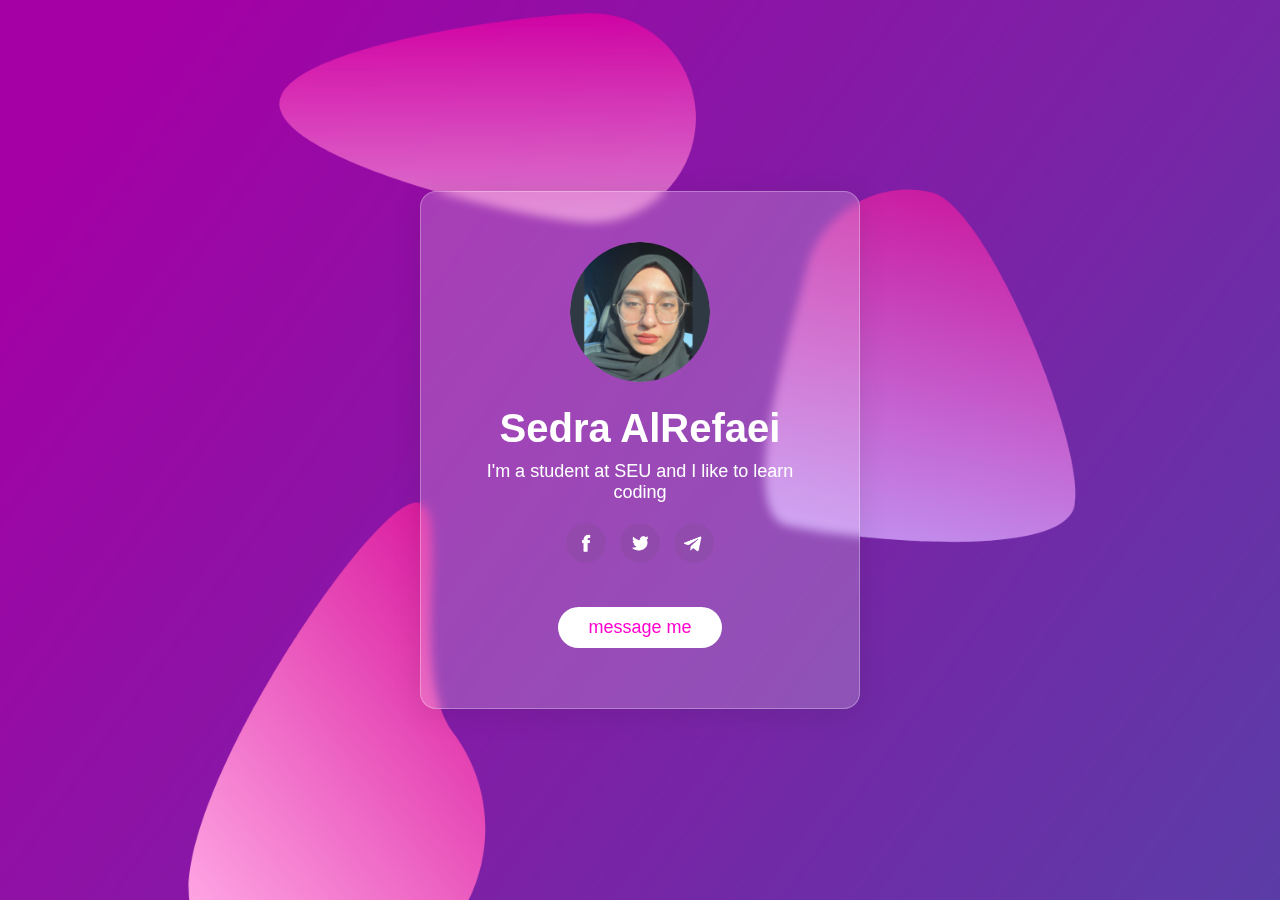
<file: Glass card/index.html>
<!DOCTYPE html>
<html>
    <head>
        <meta name="viewport" content="width=device-width, initial-scale=1.0" >
        <title>Glassmorphism Card Design</title>
        <link rel="stylesheet" href="style.css">
    </head>

    <body>
        
        <div class="container">
            <div class="card" data-tilt>
                <img src="images/profile.png">
                <h2>Sedra AlRefaei</h2>
                <p>I'm a student at SEU and I like to learn coding</p>
                <div class="links">
                    <a href="https://facebook.com"><img src="images/facebook.png" ></a>
                    <a href="https://twitter.com"><img src="images/twitter.png" ></a>
                    <a href="https://telegram.com"><img src="images/telegram.png" ></a>
                </div>
                <a href="#" class="btn">message me</a>
            </div>
        </div>

        <script src="vanilla-tilt.js"></script>
    </body>
</html>
</file>
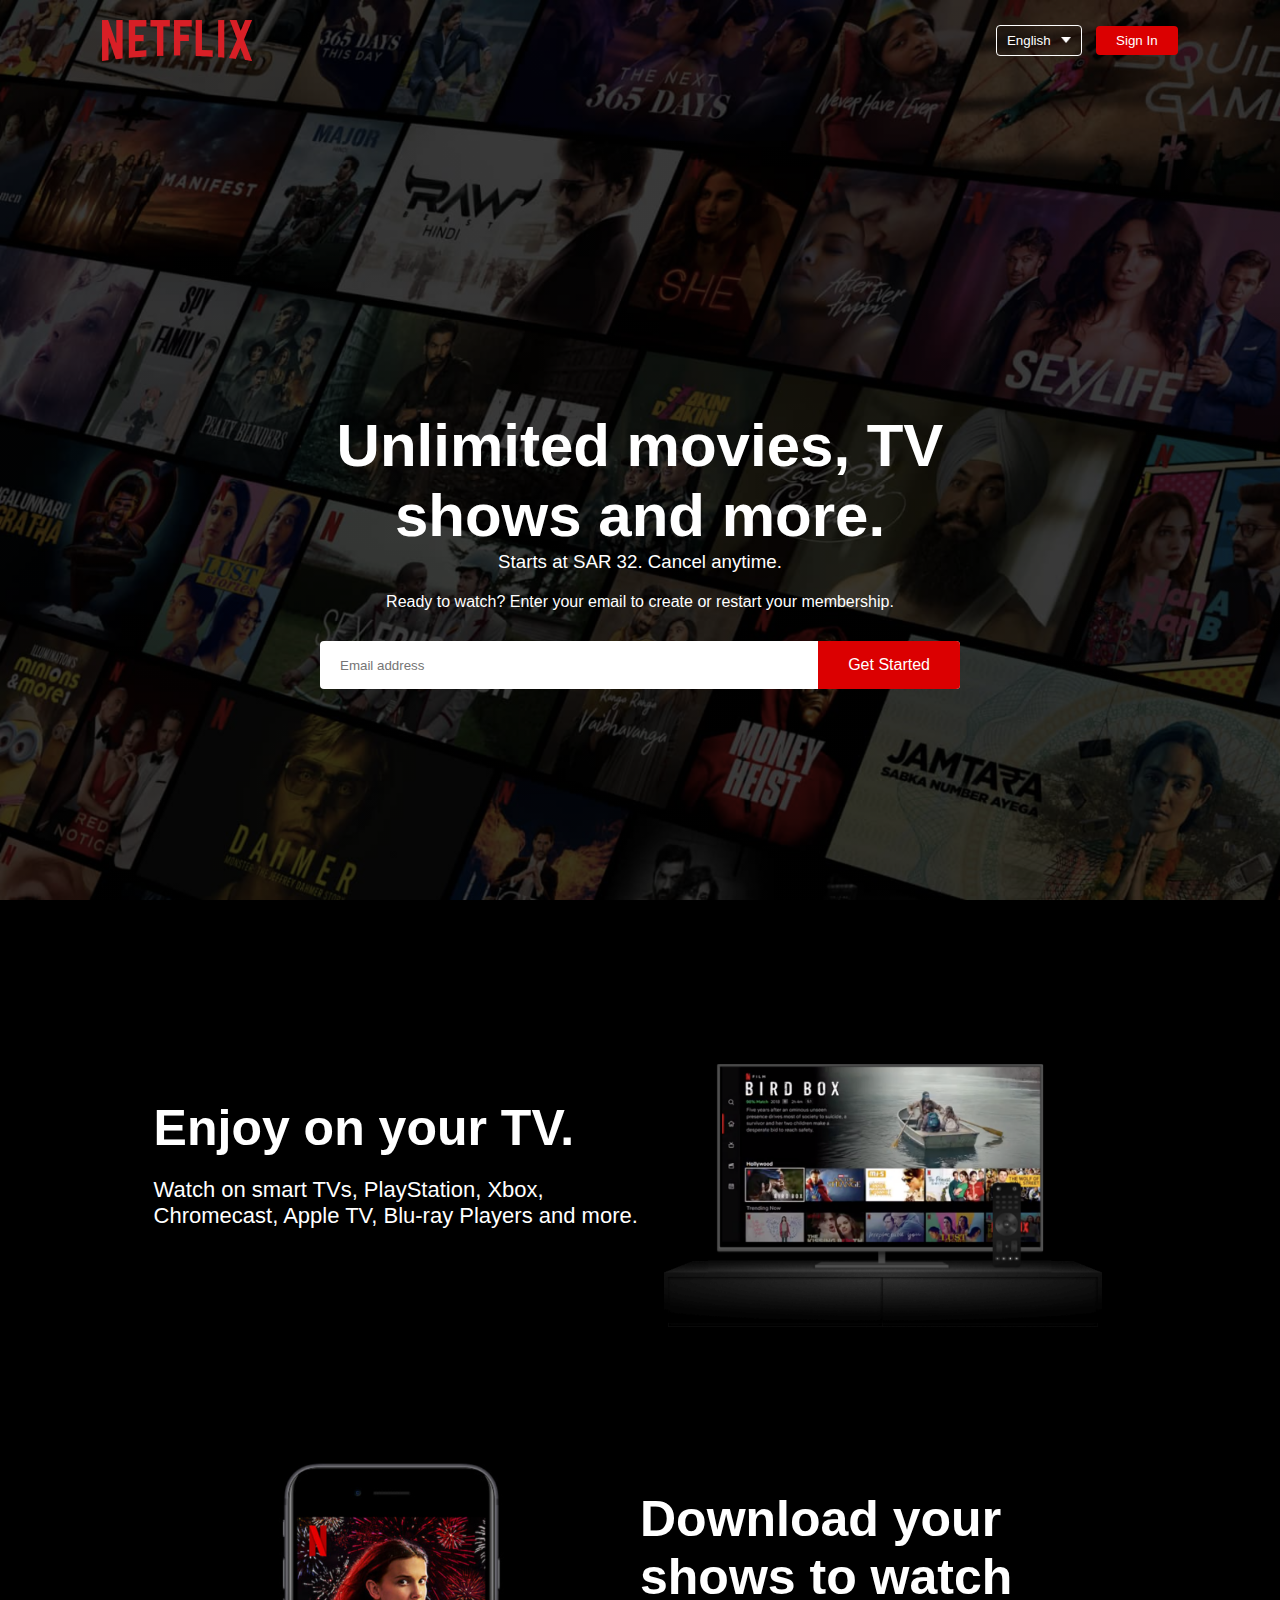
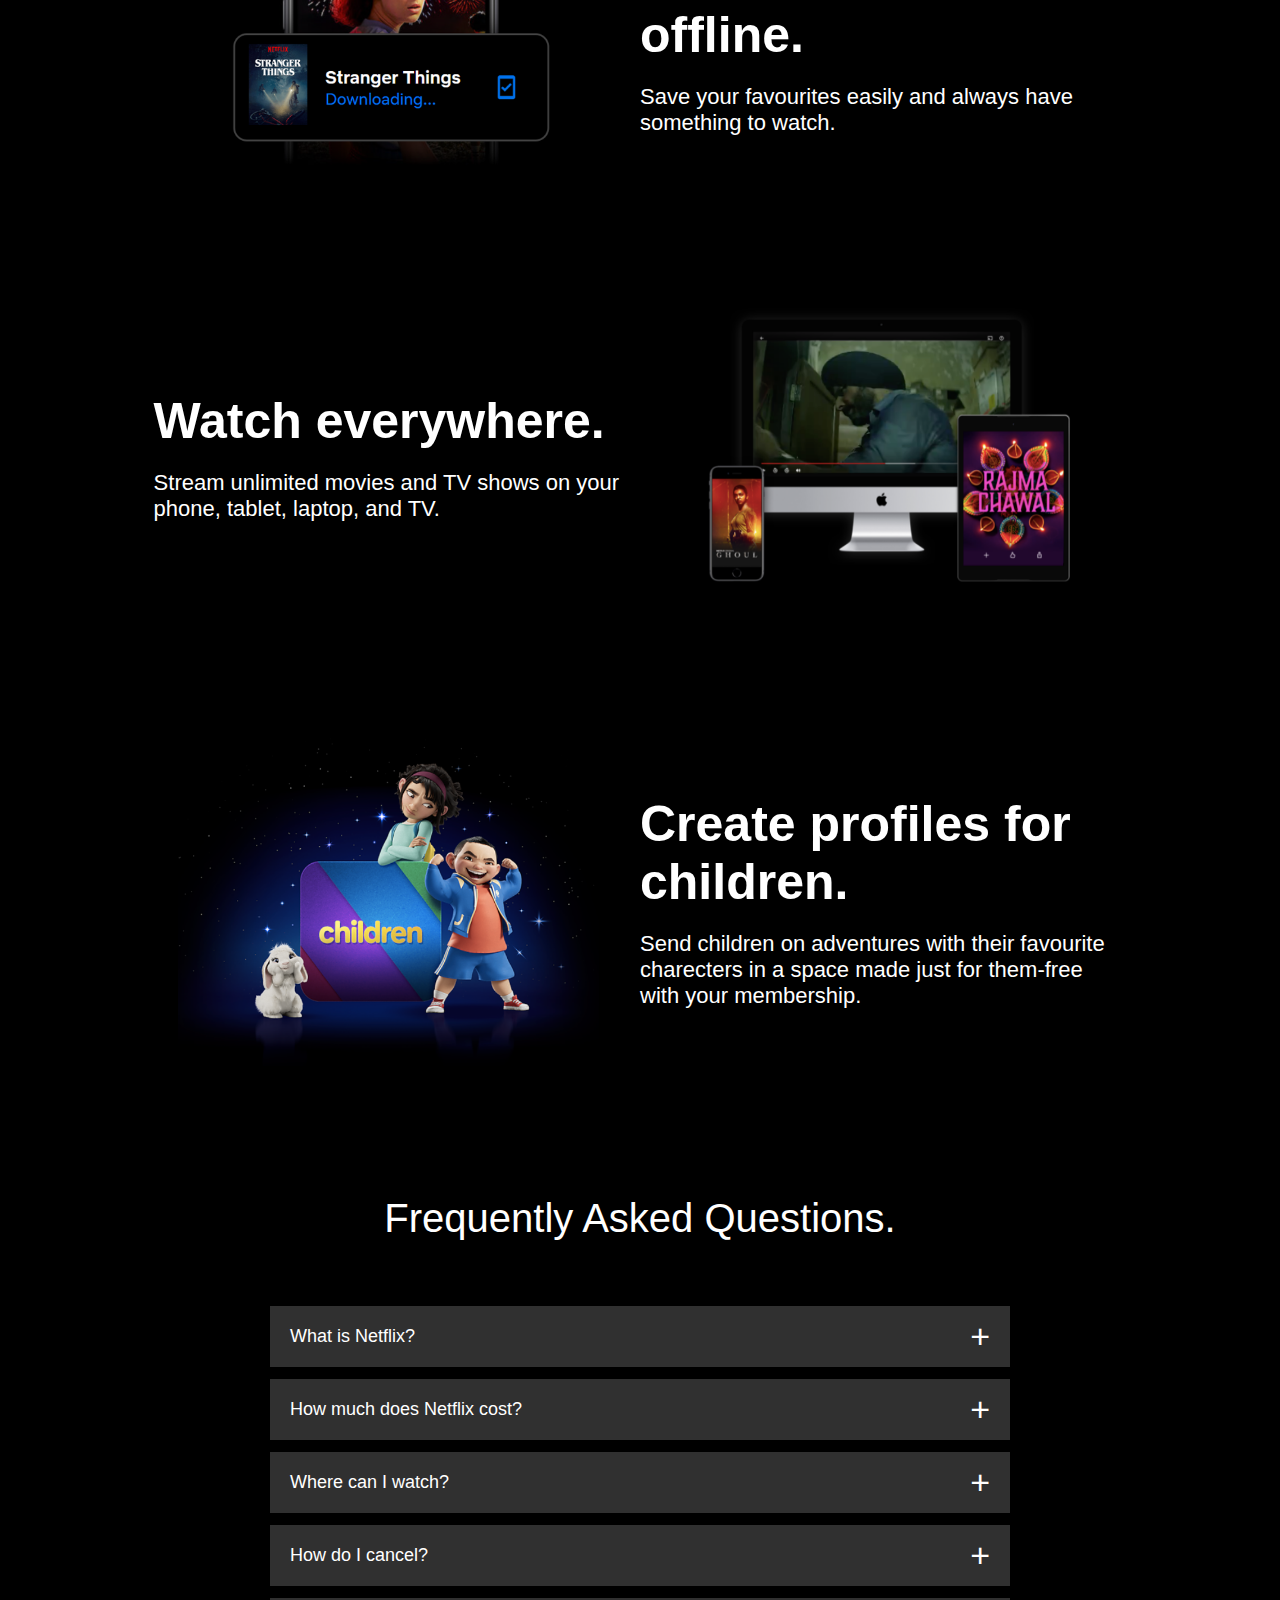
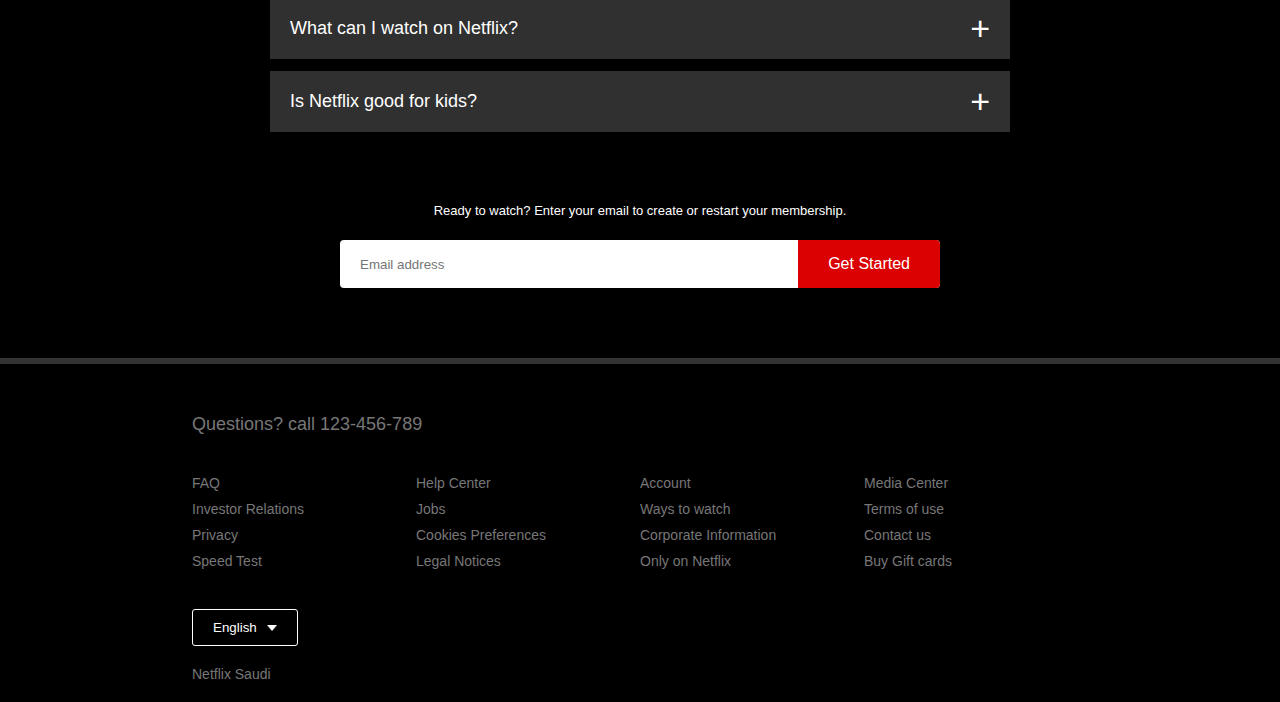
<file: netflix web clone/index.html>
<!DOCTYPE html>
<html>
    <head>
        <meta name="vieport" content="width=device-width, initial-scale=1.0">
        <title>Netflix Website Clone</title>
        <link rel=" stylesheet" href="style.css">
    </head>
    <body>
<div class="header">
<nav>
    <img src="images/logo.png" class="logo">
    <div>
        <button class="language-btn">English <img src="images/down-icon.png" ></button>
        <button>Sign In</button>
    </div>
</nav>
<div class="header-content">
<h1>Unlimited movies, TV shows and more.</h1>
<h3>Starts at SAR 32. Cancel anytime.</h3>
<p>Ready to watch? Enter your email to create or restart your membership.</p>
<form class="email-signup">
    <input type="email" placeholder="Email address" required>
    <button type="submit">Get Started</button>
</form>
</div>
</div>
<div class="features">

    <div class="row">
        <div class="text-col">
            <h2>Enjoy on your TV.</h2>
            <p>Watch on smart TVs, PlayStation, Xbox, Chromecast, Apple TV, Blu-ray Players and more.</p>

        </div>
        <div class="img-col">
            <img src="images/feature-1.png">
        </div>
    </div>

    <div class="row">
    <div class="img-col">
        <img src="images/feature-2.png">
    </div>
        <div class="text-col">
            <h2>Download your shows to watch offline.</h2>
            <p>Save your favourites easily and always have something to watch.</p>

        </div>
        
    </div>
    <div class="row">
        <div class="text-col">
            <h2>Watch everywhere.</h2>
            <p>Stream unlimited movies and TV shows on your phone, tablet, laptop, and TV.</p>

        </div>
        <div class="img-col">
            <img src="images/feature-3.png">
        </div>
    </div>
    <div class="row">
    <div class="img-col">
        <img src="images/feature-4.png">
    </div>
        <div class="text-col">
            <h2>Create profiles for children.</h2>
            <p>Send children on adventures with their favourite charecters in a space made just for them-free with your membership.</p>

        </div>
        
    </div>

</div>


<div class="faq">
    <h2>Frequently Asked Questions.</h2>
    <ul class="accordion">
        <li>
            <input type="radio" name="accordion" id="first">
            <label for="first">What is Netflix?</label>
            <div class="content">
                <p> Netflix is a streaming service that offers a wide variety of award-winning TV shows, movies, anime, documentaries, and more on thousands of internet-connected devices.

                    You can watch as much as you want, whenever you want without a single commercial – all for one low monthly price. There's always something new to discover and new TV shows and movies are added every week!</p>
            </div>
        </li>
        <li>
            <input type="radio" name="accordion" id="second">
            <label for="second">How much does Netflix cost?</label>
            <div class="content">
                <p> Watch Netflix on your smartphone, tablet, Smart TV, laptop, or streaming device, all for one fixed monthly fee. Plans range from SAR 32 to SAR 61 a month. No extra costs, no contracts.</p>
            </div>
        </li>
        <li>
            <input type="radio" name="accordion" id="third">
            <label for="third">Where can I watch?</label>
            <div class="content">
                <p> Watch anywhere, anytime. Sign in with your Netflix account to watch instantly on the web at netflix.com from your personal computer or on any internet-connected device that offers the Netflix app, including smart TVs, smartphones, tablets, streaming media players and game consoles.

                    You can also download your favorite shows with the iOS or Android app. Use downloads to watch while you're on the go and without an internet connection. Take Netflix with you anywhere.</p>
            </div>
        </li>
        <li>
            <input type="radio" name="accordion" id="fourth">
            <label for="fourth">How do I cancel?</label>
            <div class="content">
                <p> Netflix is flexible. There are no pesky contracts and no commitments. You can easily cancel your account online in two clicks. There are no cancellation fees – start or stop your account anytime.</p>
            </div>
        </li>
        <li>
            <input type="radio" name="accordion" id="fifth">
            <label for="fifth">What can I watch on Netflix?</label>
            <div class="content">
                <p> Netflix has an extensive library of feature films, documentaries, TV shows, anime, award-winning Netflix originals, and more. Watch as much as you want, anytime you want.</p>
            </div>
        </li>
        <li>
            <input type="radio" name="accordion" id="sixth">
            <label for="sixth">Is Netflix good for kids?</label>
            <div class="content">
                <p> The Netflix Kids experience is included in your membership to give parents control while kids enjoy family-friendly TV shows and movies in their own space.

                    Kids profiles come with PIN-protected parental controls that let you restrict the maturity rating of content kids can watch and block specific titles you don’t want kids to see.</p>
            </div>
        </li>
    </ul>
    <small>Ready to watch? Enter your email to create or restart your membership.</small>
    <form class="email-signup">
        <input type="email" placeholder="Email address" required>
        <button type="submit">Get Started</button>
    </form>
</div>
<div class="footer">
    <h2>Questions? call 123-456-789</h2>
    <div class="row">
        <div class="col">
            <a href="#">FAQ</a>
            <a href="#">Investor Relations</a>
            <a href="#">Privacy</a>
            <a href="#">Speed Test</a>
        </div>
        <div class="col">
            <a href="#">Help Center</a>
            <a href="#">Jobs</a>
            <a href="#">Cookies Preferences</a>
            <a href="#">Legal Notices</a>
        </div>
        <div class="col">
            <a href="#">Account</a>
            <a href="#">Ways to watch</a>
            <a href="#">Corporate Information</a>
            <a href="#">Only on Netflix</a>
        </div>
        <div class="col">
            <a href="#">Media Center</a>
            <a href="#">Terms of use</a>
            <a href="#">Contact us</a>
            <a href="#">Buy Gift cards</a>
        </div>
    </div>
    <button class="language-btn">English <img src="images/down-icon.png" ></button>
    <p class="copuright-txt">Netflix Saudi</p>
</div>

    </body>
    </html>
</file>
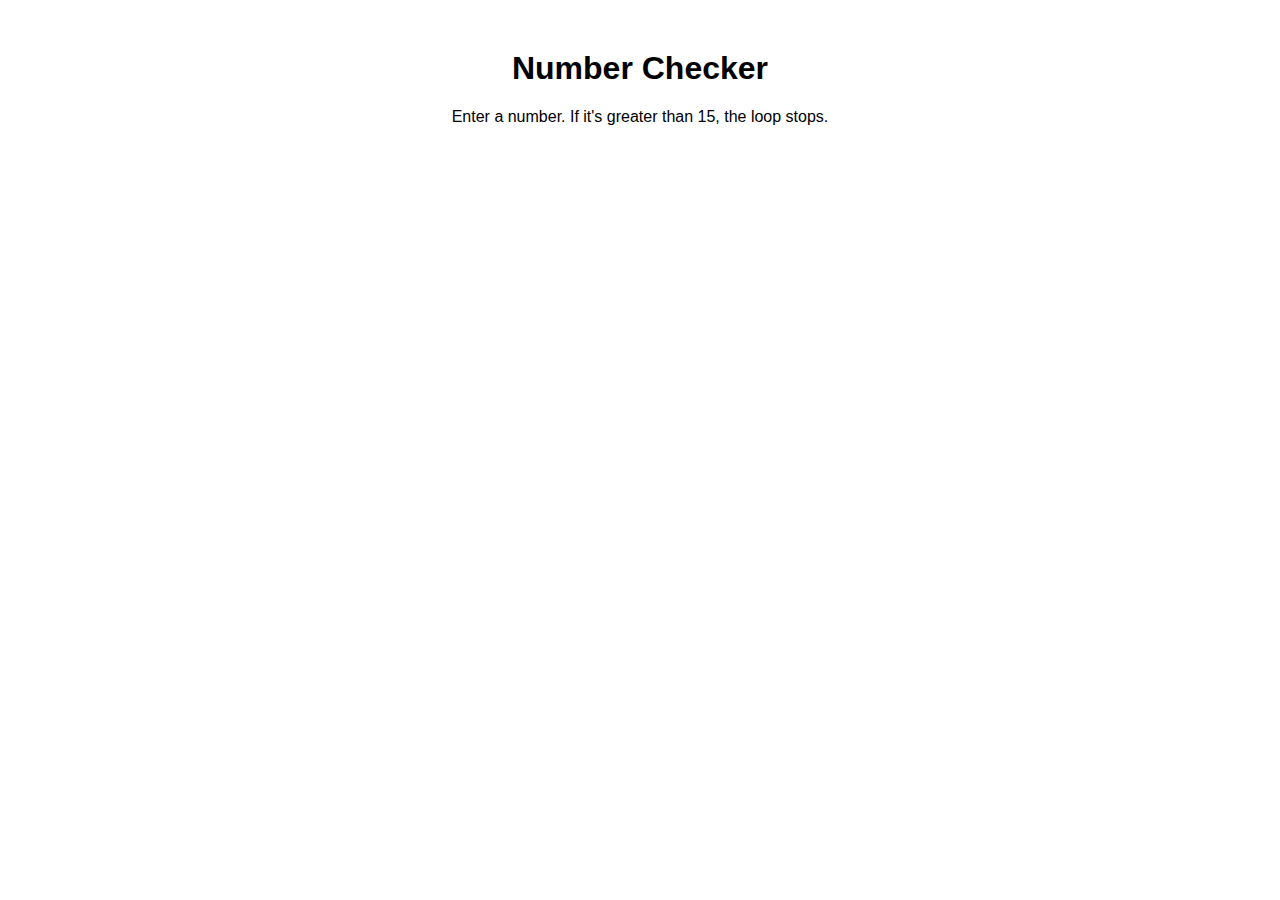
<file: number greater than 15/index.html>
<!DOCTYPE html>
<html lang="en">
<head>
    <meta charset="UTF-8">
    <meta name="viewport" content="width=device-width, initial-scale=1.0">
    <title>Number Checker</title>
    <style>
        body {
            font-family: Arial, sans-serif;
            text-align: center;
            margin: 50px;
        }
        #message {
            font-size: 20px;
            color: blue;
            margin-top: 20px;
        }
    </style>
</head>
<body>

    <h1>Number Checker</h1>
    <p>Enter a number. If it's greater than 15, the loop stops.</p>
    <div id="message"></div>

    <script>
        let number;
        let messageDiv = document.getElementById("message");

        do {
            number = parseInt(prompt("Enter a number:"));  // Prompt user for input

            if (isNaN(number)) {
                parseInt(prompt("Please enter a valid number!"));
            } else if (number > 15) {
                messageDiv.innerHTML = "<b>Number is greater than 15!</b>"; // Display success message
            } else {
                parseInt(prompt("The number is less than or equal to 15. Try again!")); // Display error message
            }

        } while (number <= 15);  // Loop continues until user enters number > 15

    </script>

</body>
</html>
</file>
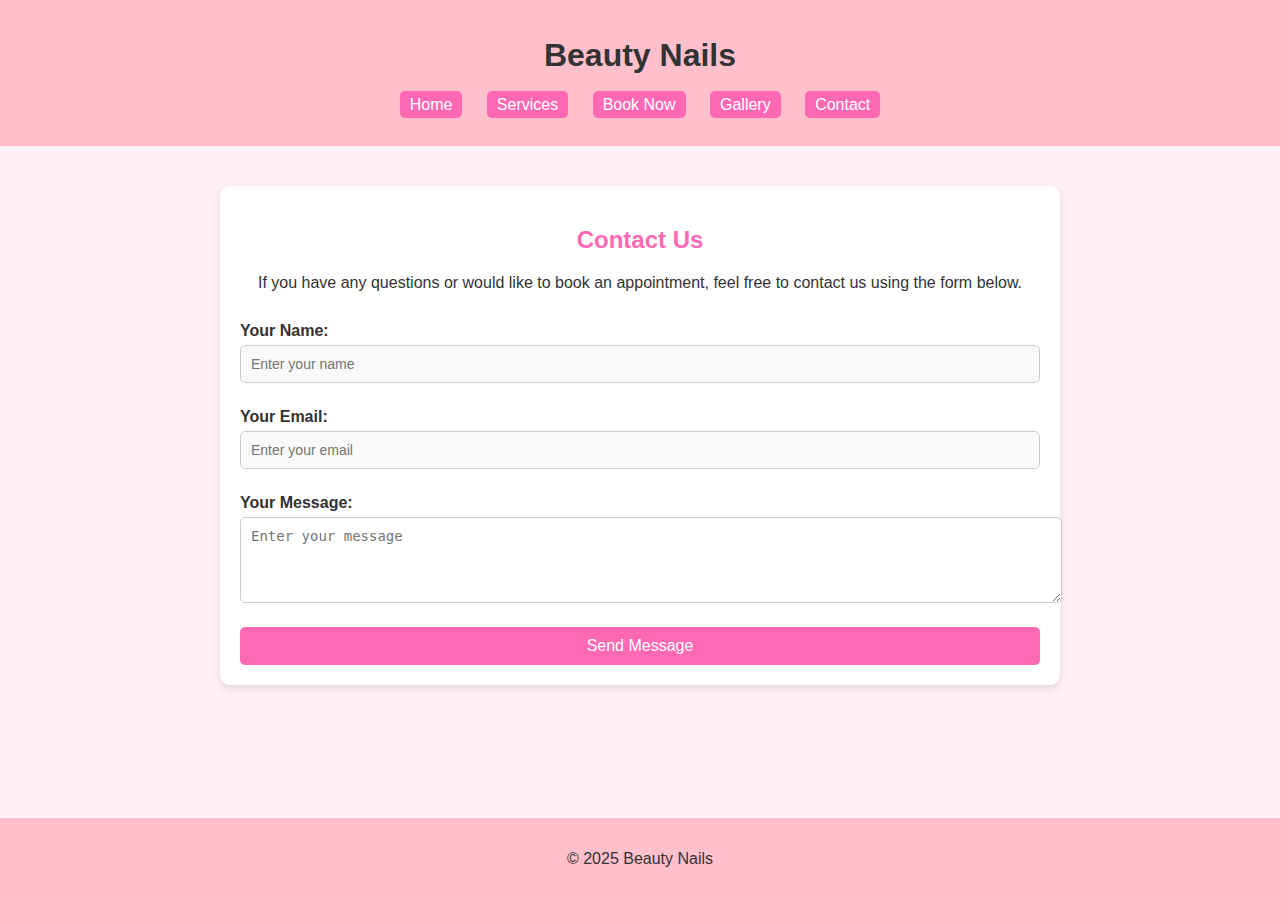
<file: Beauty Nails/contact.html>
<!DOCTYPE html>
<html lang="en">
<head>
  <meta charset="UTF-8">
  <meta name="viewport" content="width=device-width, initial-scale=1.0">
  <title>Beauty Nails - Contact</title>
  <link rel="stylesheet" href="style.css">
</head>
<body>
  <div class="container">
    <header>
      <h1>Beauty Nails</h1>
      <nav>
        <ul>
          <li><a href="index.html">Home</a></li>
          <li><a href="services.html">Services</a></li>
          <li><a href="booking.php">Book Now</a></li>
          <li><a href="gallery.html">Gallery</a></li>
          <li><a href="contact.html">Contact</a></li>
        </ul>
      </nav>
    </header>

    <main class="contact">
      <h2>Contact Us</h2>
      <p>If you have any questions or would like to book an appointment, feel free to contact us using the form below.</p>

      <form action="submit_contact.php" method="POST" class="contact-form">
        <div class="form-group">
          <label for="name">Your Name:</label>
          <input type="text" id="name" name="name" placeholder="Enter your name" required>
        </div>
        <div class="form-group">
          <label for="email">Your Email:</label>
          <input type="email" id="email" name="email" placeholder="Enter your email" required>
        </div>
        <div class="form-group">
          <label for="message">Your Message:</label>
          <textarea id="message" name="message" placeholder="Enter your message" rows="4" required></textarea>
        </div>
        <button type="submit" class="submit-btn">Send Message</button>
      </form>
    </main>
  </div>

  <footer>
    <p>&copy; 2025 Beauty Nails</p>
  </footer>
</body>
</html>
</file>
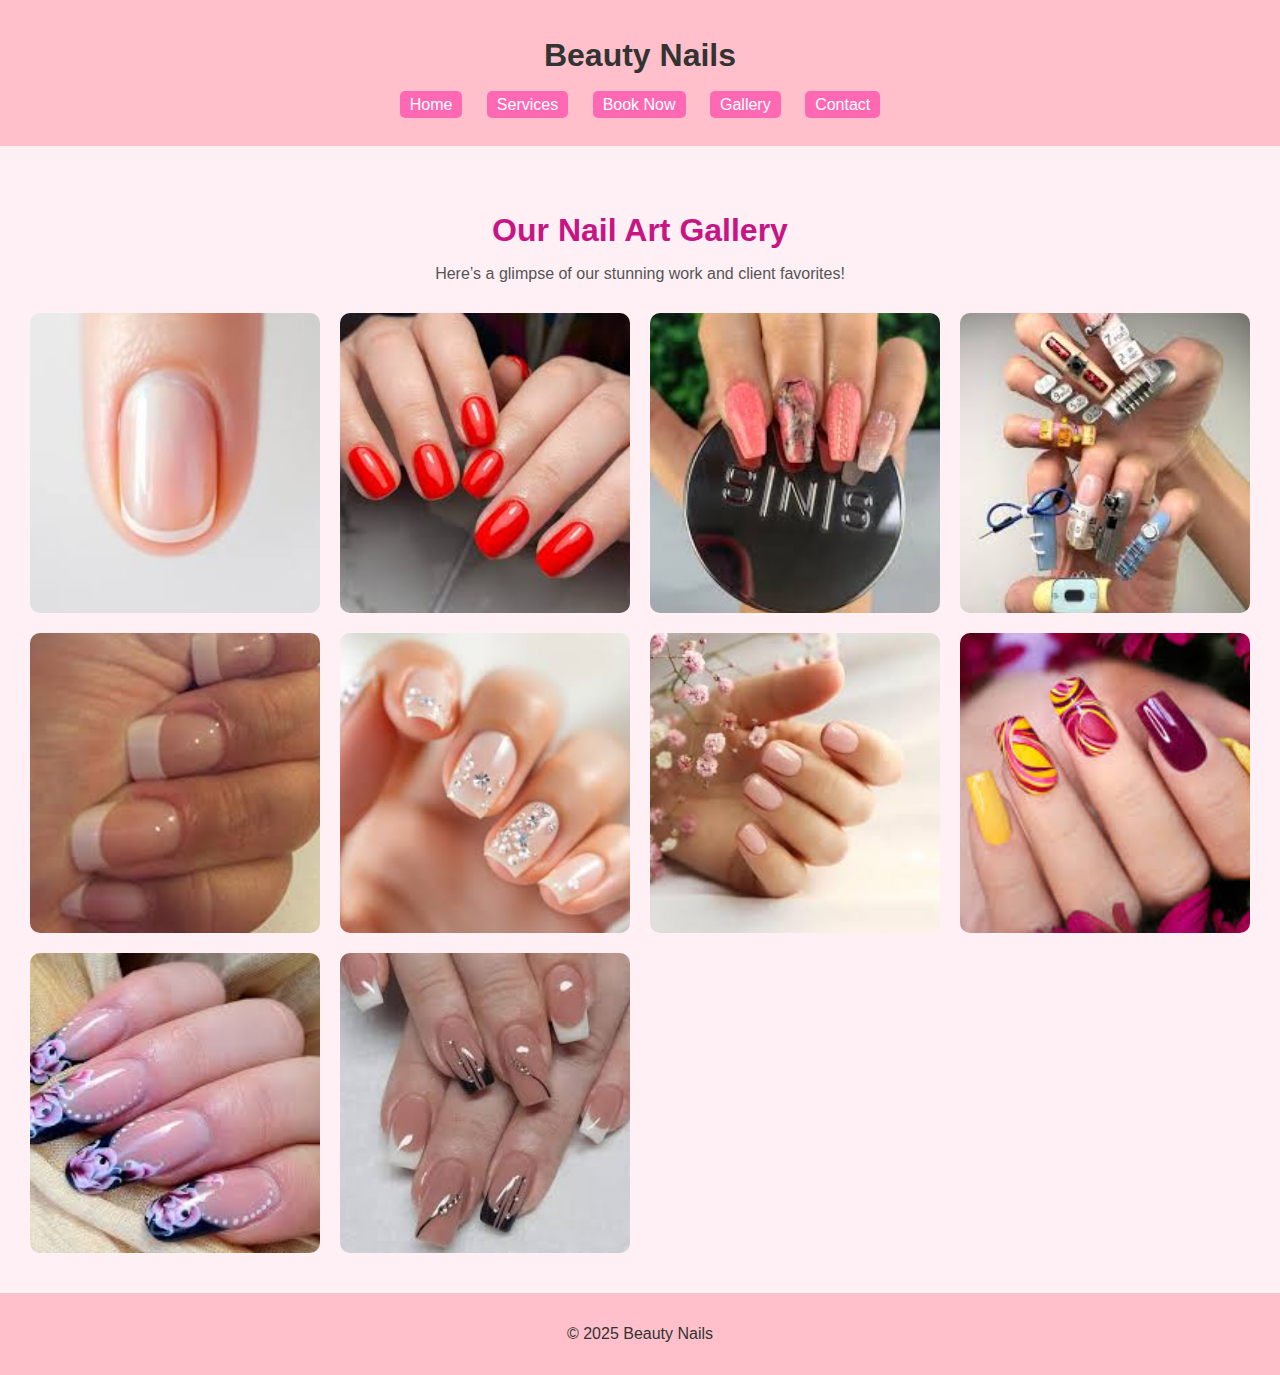
<file: Beauty Nails/gallery.html>
<!DOCTYPE html>
<html lang="en">
<head>
  <meta charset="UTF-8" />
  <meta name="viewport" content="width=device-width, initial-scale=1.0"/>
  <title>Beauty Nails - Gallery</title>
  <link rel="stylesheet" href="style.css" />
</head>
<body>
  <div class="container">
    <header>
      <h1>Beauty Nails</h1>
      <nav>
        <ul>
          <li><a href="index.html">Home</a></li>
          <li><a href="services.html">Services</a></li>
          <li><a href="booking.php">Book Now</a></li>
          <li><a href="gallery.html" class="active">Gallery</a></li>
          <li><a href="contact.html">Contact</a></li>
        </ul>
      </nav>
    </header>

    <main class="gallery-section">
      <h2>Our Nail Art Gallery</h2>
      <p>Here’s a glimpse of our stunning work and client favorites!</p>

      <div class="gallery-grid">
        <img src="nail1.jpg" alt="Nail Art 1" />
        <img src="nail2.jpg" alt="Nail Art 2" />
        <img src="nail3.jpg" alt="Nail Art 3" />
        <img src="nail4.jpg" alt="Nail Art 4" />
        <img src="nail5.jpg" alt="Nail Art 5" />
        <img src="nail6.jpg" alt="Nail Art 6" />
        <img src="nail7.jpg" alt="Nail Art 7" />
        <img src="nail8.jpg" alt="Nail Art 8" />
        <img src="nail9.jpg" alt="Nail Art 9" />
        <img src="nail10.jpg" alt="Nail Art 10" />
      </div>
    </main>
  </div>

  <footer>
    <p>&copy; 2025 Beauty Nails</p>
  </footer>
</body>
</html>
</file>
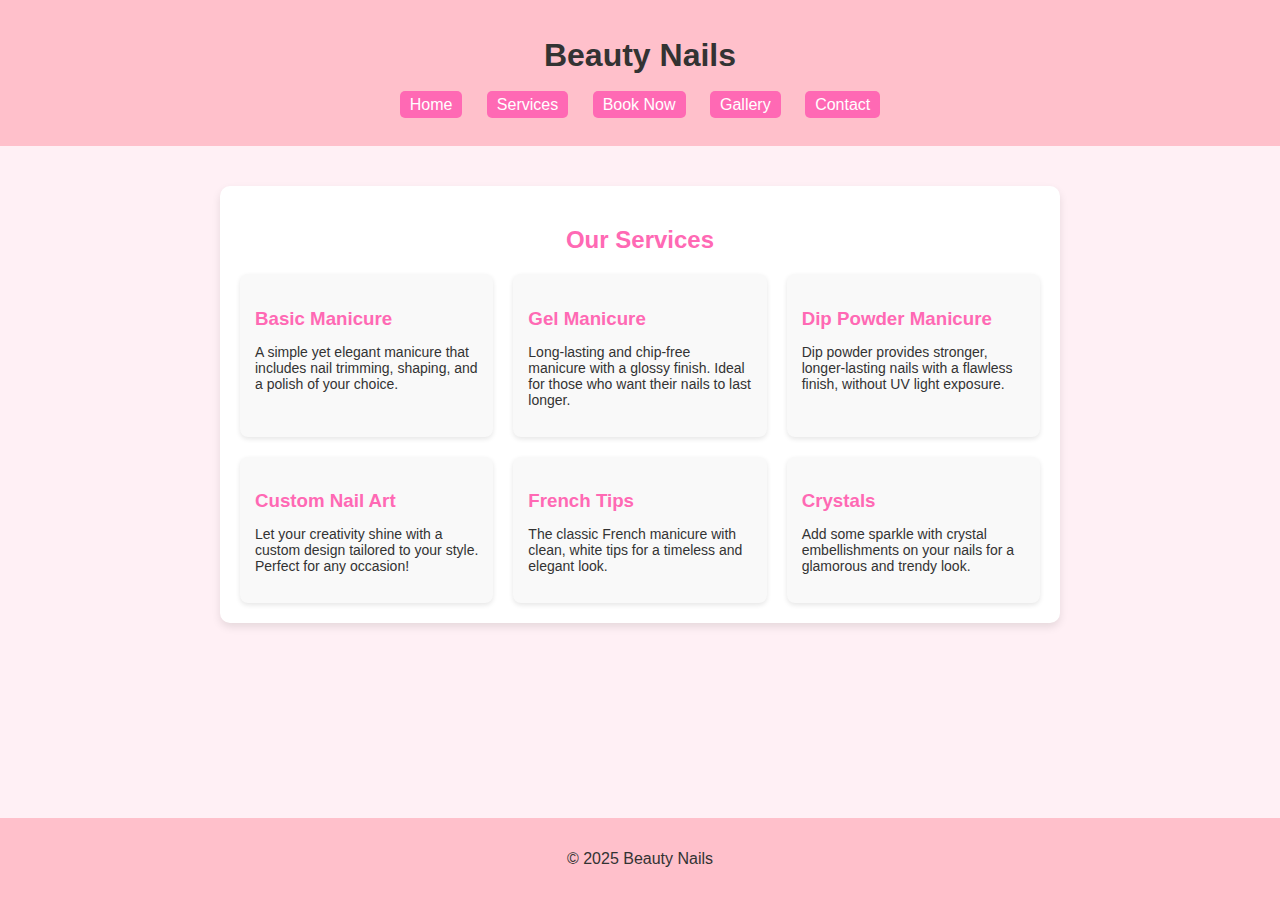
<file: Beauty Nails/services.html>
<!DOCTYPE html>
<html lang="en">
<head>
  <meta charset="UTF-8">
  <meta name="viewport" content="width=device-width, initial-scale=1.0">
  <title>Beauty Nails - Services</title>
  <link rel="stylesheet" href="style.css">
</head>
<body>
  <div class="container">
    <header>
      <h1>Beauty Nails</h1>
      <nav>
        <ul>
          <li><a href="index.html">Home</a></li>
          <li><a href="services.html">Services</a></li>
          <li><a href="booking.php">Book Now</a></li>
          <li><a href="gallery.html">Gallery</a></li>
          <li><a href="contact.html">Contact</a></li>
        </ul>
      </nav>
    </header>

    <main class="services">
      <h2>Our Services</h2>
      <div class="service-list">
        <div class="service-item">
          <h3>Basic Manicure</h3>
          <p>A simple yet elegant manicure that includes nail trimming, shaping, and a polish of your choice.</p>
        </div>
        <div class="service-item">
          <h3>Gel Manicure</h3>
          <p>Long-lasting and chip-free manicure with a glossy finish. Ideal for those who want their nails to last longer.</p>
        </div>
        <div class="service-item">
          <h3>Dip Powder Manicure</h3>
          <p>Dip powder provides stronger, longer-lasting nails with a flawless finish, without UV light exposure.</p>
        </div>
        <div class="service-item">
          <h3>Custom Nail Art</h3>
          <p>Let your creativity shine with a custom design tailored to your style. Perfect for any occasion!</p>
        </div>
        <div class="service-item">
          <h3>French Tips</h3>
          <p>The classic French manicure with clean, white tips for a timeless and elegant look.</p>
        </div>
        <div class="service-item">
          <h3>Crystals</h3>
          <p>Add some sparkle with crystal embellishments on your nails for a glamorous and trendy look.</p>
        </div>
      </div>
    </main>
  </div>

  <footer>
    <p>&copy; 2025 Beauty Nails</p>
  </footer>
</body>
</html>
</file>
<file: Glass card/style.css>
*{
    margin: 0;
    padding: 0;
    box-sizing: border-box;
    font-family: 'Poppins', sans-serif;
}

.container{
   width: 100%;
   height: 100vh;
   background-image: url(images/back.png);
   background-position: center;
   background-size: cover;
   display: flex;
   align-items: center;
   justify-content: center;
}
.card{
    width: 90%;
    max-width: 440px;
    color: #fff;
    text-align: center;
    padding: 50px 35px;
    border: 1px solid rgba(255, 255, 255, 0.3);
    background: rgba(255, 255, 255, 0.2);
    border-radius: 16px;
    box-shadow: 0 4px 30px rgba(0, 0, 0, 0.1);
    backdrop-filter: blur(5px);
}
.card img{
    width: 140px;
    border-radius: 50%;
}
.card h2{
    font-size: 40px;
    font-weight: 600;
    margin-top: 20px;
}
.card p{
    font-size: 18px;
    margin: 10px auto;
    max-width: 330px;
}
.card .links img{
width: 40px;
border-radius: 50%;
margin: 10px 5px;
transition: background 0.5s;
}
.card .links img:hover{
    background: #ff01cf;

}
.btn{
  text-decoration: none;
  display: inline-block;
  font-size: 18px;
    font-weight: 500;
    background: #fff;
    color: #ff01cf;
    padding: 10px 30px;
    border-radius: 30px;
    margin: 30px 0 10px;
    
}
.btn::after{
    content: "";
    z-index: -1;
    width: 100%;
    height: 100%;
    background-color: #fff;
    left: 0;
    top: 0;
}
.btn::before{
   content: "";
   background: linear-gradient(
    45deg
   #FF0000, #FF7300, #FFFB00, #48FF00, #00FFD5, #002BFF, #FF00CB, #FF0000);
   position: absolute;
   top: -2px;
   left: -2px;
   background-size: 600%;
   z-index: -1;
   width: calc(100% + 4px);
   height: calc(100% + 4px);
   filter: blur(8px);
}
</file>
<file: netflix web clone/style.css>
*{
    margin: 0;
    padding: 0;
    font-family: 'poppins', sans-serif;
box-sizing: border-box;
}

body{
    background: #000;
    color: #fff;
  
}
.header{
width: 100%;
height: 100vh;
background-image: linear-gradient(rgba(0,0,0,0.7),rgba(0,0,0,0.7)), url(images/header-image.png);
background-size: cover;
background-position: center;
padding: 10px 8%;
position: relative;
}
nav{
    display: flex;
    align-items: center;
    justify-content: space-between;
    padding: 10px 0;
}

.logo{
    width: 150px;
    cursor: pointer;
}

nav button{
    border: 0;
    outline: 0;
    background: #db0001;
    color: #fff;
    padding: 7px 20px;
    font-size: 12;
    border-radius: 4px;
    margin-left: 10px;
    cursor: pointer;
}
.language-btn{
    display: inline-flex;
    align-items: center;
    background: transparent;
    border: 1px solid #fff;
    padding: 7px 10px;

}
.language-btn img{
    width: 10px;
    margin-left: 10px;
}
.header-content{
position: absolute;
top: 50%;
left: 50%;
transform: translate(-50%, -50%);
text-align: center;
margin-top: 100px;
}
.header-content h1{
    font-size: 60px;
    line-height: 70px;
    font-weight: 600;
    max-width: 650px;
}
.header-content h3{
    font-weight: 400;
    margin-bottom: 20px;

}
.email-signup{
    background: #fff;
    border-radius: 4px;
    display: flex;
    align-items: center;
    margin-top: 30px;
    overflow: hidden;

    

}

.email-signup input{
    flex: 1;
    border: 0;
    outline: 0;
    margin-left: 20px;
    
}
.email-signup button{
    background: #db0001;
    border: 0;
    outline: 0;
    color: #fff;
    font-size: 16px;
    cursor: pointer;
    padding: 15px 30px;
    
}
.features{
    padding: 50px 12%;
    font-size: 22px;

}
.row{
    display: flex;
    width: 100%;
    align-items: center;
    flex-wrap: wrap;
    padding: 50px 0;
}
.text-col{
    flex-basis: 50%;
    margin-bottom: 20px;
}
.img-col{
    flex-basis: 50%;
    margin-bottom: 20px;
}
.img-col img{
display: block;
width: 90%;
margin: auto;
}
.features h2{
    font-size: 50px;
    font-weight: 600;
    margin-bottom: 20px;
}

/* ----------------faq---------------- */

.faq{
    padding: 10px 12%;
    text-align: center;
    font-size: 18px;

}
.faq h2{
    font-weight: 500;
    font-size: 40px;
}
.accordion{
    margin: 60px auto;
    width: 100%;
    max-width: 750px;
}
.accordion li{
    list-style: none;
    width: 100%;
    padding: 5px;
}
.accordion li label{
    display: flex;
    align-items: center;
    padding: 20px;
    font-size: 18px;
    font-weight: 500;
    background: #303030;
    margin-bottom: 2px;
    cursor: pointer;
    position: relative;

}
label::after{
    content: '+';
    font-size: 34px;
    position: absolute;
    right: 20px;
    transition: transform 0.5s;
}
input[type="radio"]{
    display: none;
}
.accordion .content{
    background: #303030;
    text-align: left;
    padding: 0 20px;
    max-height: 0;
    overflow: hidden;
    transition: max-height 0.5s, padding 0.5s;
}
 .accordion input[type="radio"]:checked + label + .content{
    max-height: 600px;
    padding: 20px 30px;
 }
 .accordion input[type="radio"]:checked + label::after{
      transform: rotate(135deg);
 }
 .faq .email-signup{
    max-width: 600px;
    margin: 20px auto 60px;
 }
 .faq small{
    font-size: 13px;
 }

 /*-----------------------footer--------------------*/

.footer{
     padding: 50px 15% 10px;
     border-top: 6px solid #333;
     color: #777;
}
.footer h2{
    font-size: 18px;
    font-weight: 400;
    margin-bottom: 30px;
}
.footer .col{
    flex-basis: 25%;
    flex-grow: 1;
    margin-bottom: 20px;
}
.footer .col a{
    display: block;
    text-decoration: none;
    color: #777;
    font-size: 14px;
    margin-bottom: 10px;
}
.footer .row{
    align-items: flex-start;
    padding: 10px 0;

}
.footer .language-btn{
    color: #fff;
    padding: 10px 20px;
    border-radius: 3px;
}
.copuright-txt{
    font-size: 14px;
    margin-top: 20px;
    margin-bottom: 10px;
}

/*---------------------small-screen-------------*/
@media only screen and (max-width: 600px){
    .logo{
        width: 100px;

    }
    nav button{
        padding: 5px 10px;
    }
    van .language-btn{
        padding: 4px 8px;
    }
    .header-content{
        position: unset;
        transform: none;
        padding-top: 150px;
    }
    .header-content h1{
        font-size: 30px;
    }
    .email-signup button{
        font-size: 12px;
        padding: 10px 15px;

    }
    .text-col, .img-col{
        flex-basis: 100%;
    }
    .features h2{
        font-size: 30px;
    }
    .features p{
        font-size: 15px;
    }
    .row:nth-child(2), .row:nth-child(4){
        flex-direction: column-reverse;
    }
    .features .row{
        padding: 10px 0;

    }
    .faq h2{
        font-size: 20px;

    }
    .accordion .content{
        font-size: 14px;
    }
    .accordion li label{
        padding: 10px;
        font-size: 14px;
    }
    label::after{
        font-size: 22px;
    }
}
</file>
<file: Beauty Nails/style.css>
html, body {
    height: 100%;
    margin: 0;
    font-family: Arial, sans-serif;
    background: #fff0f5;
    color: #333;
    display: flex;
    flex-direction: column;
  }
  
  .container {
    flex: 1;
  }
  
  header, footer {
    background: #ffc0cb;
    text-align: center;
    padding: 1em;
  }
  
  footer {
    margin-top: auto;
  }
  
  nav ul {
    list-style: none;
    padding: 0;
  }
  
  nav li {
    display: inline;
    margin: 0 10px;
  }
  
  nav a {
    text-decoration: none;
    color: #fff;
    background: #ff69b4;
    padding: 5px 10px;
    border-radius: 5px;
  }
  
  /* Book Now form */
  .booking-form {
    width: 80%;
    max-width: 600px;
    margin: 40px auto;
    padding: 20px;
    background-color: #fff;
    border-radius: 10px;
    box-shadow: 0 4px 8px rgba(0, 0, 0, 0.1);
  }
  
  .booking-form h2 {
    text-align: center;
    color: #ff69b4;
    margin-bottom: 20px;
  }
  
  .form-group {
    margin-bottom: 15px;
  }
  
  input[type="text"], input[type="email"], input[type="date"], input[type="time"], input[type="submit"] {
    width: 100%;
    padding: 10px;
    margin: 5px 0;
    border: 1px solid #ccc;
    border-radius: 5px;
    box-sizing: border-box;
  }
  
  input[type="submit"] {
    background-color: #ff69b4;
    color: white;
    border: none;
    cursor: pointer;
    font-size: 16px;
    transition: background-color 0.3s ease;
  }
  
  input[type="submit"]:hover {
    background-color: #ff1493;
  }
  
  input[type="text"], input[type="email"], input[type="date"], input[type="time"] {
    background-color: #f9f9f9;
  }
  
  input[type="submit"]:focus {
    outline: none;
  }
  
  /* Center content and style banner image */
  .center-content {
    text-align: center;
    margin-top: 100px;
  }
  
  .banner {
    margin-top: 20px;
    max-width: 80%;
    height: auto;
    border-radius: 10px;
    box-shadow: 0 4px 8px rgba(0, 0, 0, 0.2);
    animation: fadeIn 1.5s ease-in;
  }
  
  @keyframes fadeIn {
    from { opacity: 0; }
    to { opacity: 1; }
  }
  
  /* Services Section Styling */
.services {
    width: 80%;
    max-width: 800px;
    margin: 40px auto;
    padding: 20px;
    background-color: #fff;
    border-radius: 10px;
    box-shadow: 0 4px 8px rgba(0, 0, 0, 0.1);
  }
  
  .services h2 {
    text-align: center;
    color: #ff69b4;
    margin-bottom: 20px;
  }
  
  .service-list {
    display: grid;
    grid-template-columns: 1fr;
    gap: 20px;
  }
  
  .service-item {
    background-color: #f9f9f9;
    padding: 15px;
    border-radius: 8px;
    box-shadow: 0 2px 5px rgba(0, 0, 0, 0.1);
    transition: transform 0.3s ease;
  }
  
  .service-item h3 {
    color: #ff69b4;
    margin-bottom: 10px;
  }
  
  .service-item p {
    color: #333;
    font-size: 14px;
  }
  
  .service-item:hover {
    transform: translateY(-5px);
    box-shadow: 0 4px 10px rgba(0, 0, 0, 0.2);
  }
  
  /* Mobile Responsiveness */
  @media (min-width: 768px) {
    .service-list {
      grid-template-columns: 1fr 1fr;
    }
  }
  
  @media (min-width: 1024px) {
    .service-list {
      grid-template-columns: 1fr 1fr 1fr;
    }
  }
  

  /* Contact Section Styling */
.contact {
    width: 80%;
    max-width: 800px;
    margin: 40px auto;
    padding: 20px;
    background-color: #fff;
    border-radius: 10px;
    box-shadow: 0 4px 8px rgba(0, 0, 0, 0.1);
  }
  
  .contact h2 {
    text-align: center;
    color: #ff69b4;
    margin-bottom: 20px;
  }
  
  .contact p {
    text-align: center;
    color: #333;
    margin-bottom: 30px;
  }
  
  .contact-form {
    display: flex;
    flex-direction: column;
  }
  
  .form-group {
    margin-bottom: 20px;
  }
  
  .form-group label {
    color: #333;
    font-weight: bold;
  }
  
  .form-group input,
  .form-group textarea {
    width: 100%;
    padding: 10px;
    margin-top: 5px;
    border-radius: 5px;
    border: 1px solid #ccc;
    font-size: 14px;
  }
  
  .form-group textarea {
    resize: vertical;
  }
  
  .submit-btn {
    background-color: #ff69b4;
    color: white;
    border: none;
    padding: 10px 20px;
    border-radius: 5px;
    font-size: 16px;
    cursor: pointer;
    transition: background-color 0.3s ease;
  }
  
  .submit-btn:hover {
    background-color: #ff1493;
  }
  
  /* Mobile Responsiveness */
  @media (max-width: 768px) {
    .contact {
      width: 90%;
    }
  }
  
  .gallery-section {
    padding: 40px 20px;
    text-align: center;
    background-color: #fff0f5;
  }
  
  .gallery-section h2 {
    font-size: 32px;
    color: #c71585;
    margin-bottom: 10px;
  }
  
  .gallery-section p {
    font-size: 16px;
    color: #555;
    margin-bottom: 30px;
  }
  
  .gallery-grid {
    display: grid;
    grid-template-columns: repeat(auto-fit, minmax(250px, 1fr));
    gap: 20px;
    padding: 0 10px;
  }
  
  .gallery-grid img {
    width: 100%;
    height: 300px;
    object-fit: cover;
    border-radius: 10px;
    transition: transform 0.3s ease;
  }
  
  .gallery-grid img:hover {
    transform: scale(1.05);
    box-shadow: 0 4px 12px rgba(0,0,0,0.2);
  }
</file>
